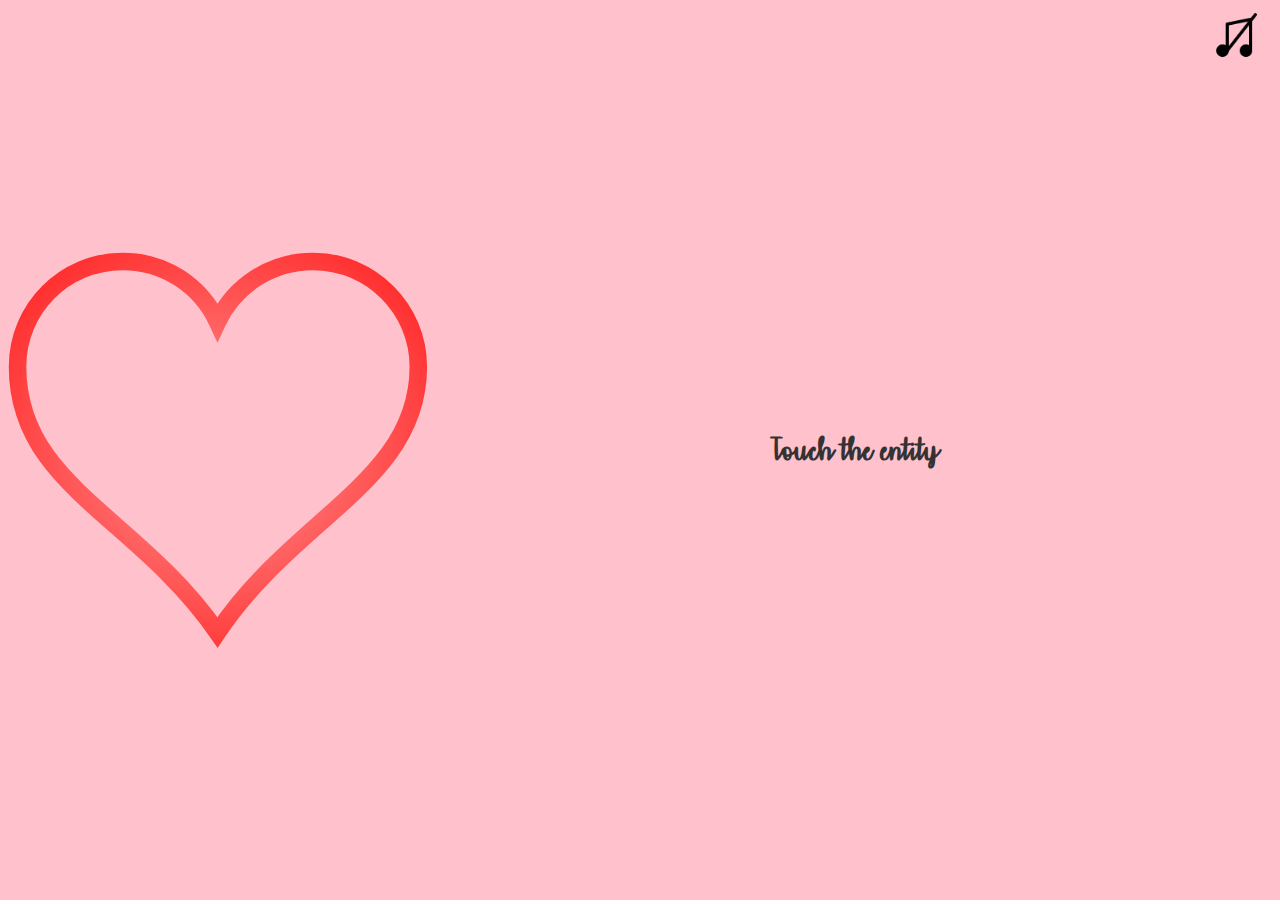
<file: index.html>
<!DOCTYPE html>
<html>
<head>
  <title>My Website</title>
  <style>
    body, iframe {
      margin: 0;
      padding: 0;
      overflow: hidden;
      border: none; 
      width: 100%; 
      height: 100vh;
    }
    #music-icon {
      position: fixed;
      top: 10px;
      right: 20px;
      cursor: pointer;
      width: 50px;
      height: 50px;
    }
  </style>
</head>
<body>
  <iframe id="main-content" src="main.html"></iframe>
  <img id="music-icon" src="no-music.png" alt="Music Icon">
  <audio id="audio-player" src="unconditionally.mp3"></audio>
  <!-- <script src="song.js"></script> -->
  <script>
    var audioPlayer = document.getElementById('audio-player');
    var musicIcon = document.getElementById('music-icon');
  
    musicIcon.addEventListener('click', function() {
      if (audioPlayer.paused) {
        audioPlayer.play();
        musicIcon.src = "music.png";
      } else {
        audioPlayer.pause();
        musicIcon.src = "no-music.png";
      }
    });
  </script>
</body>
</html>
</file>
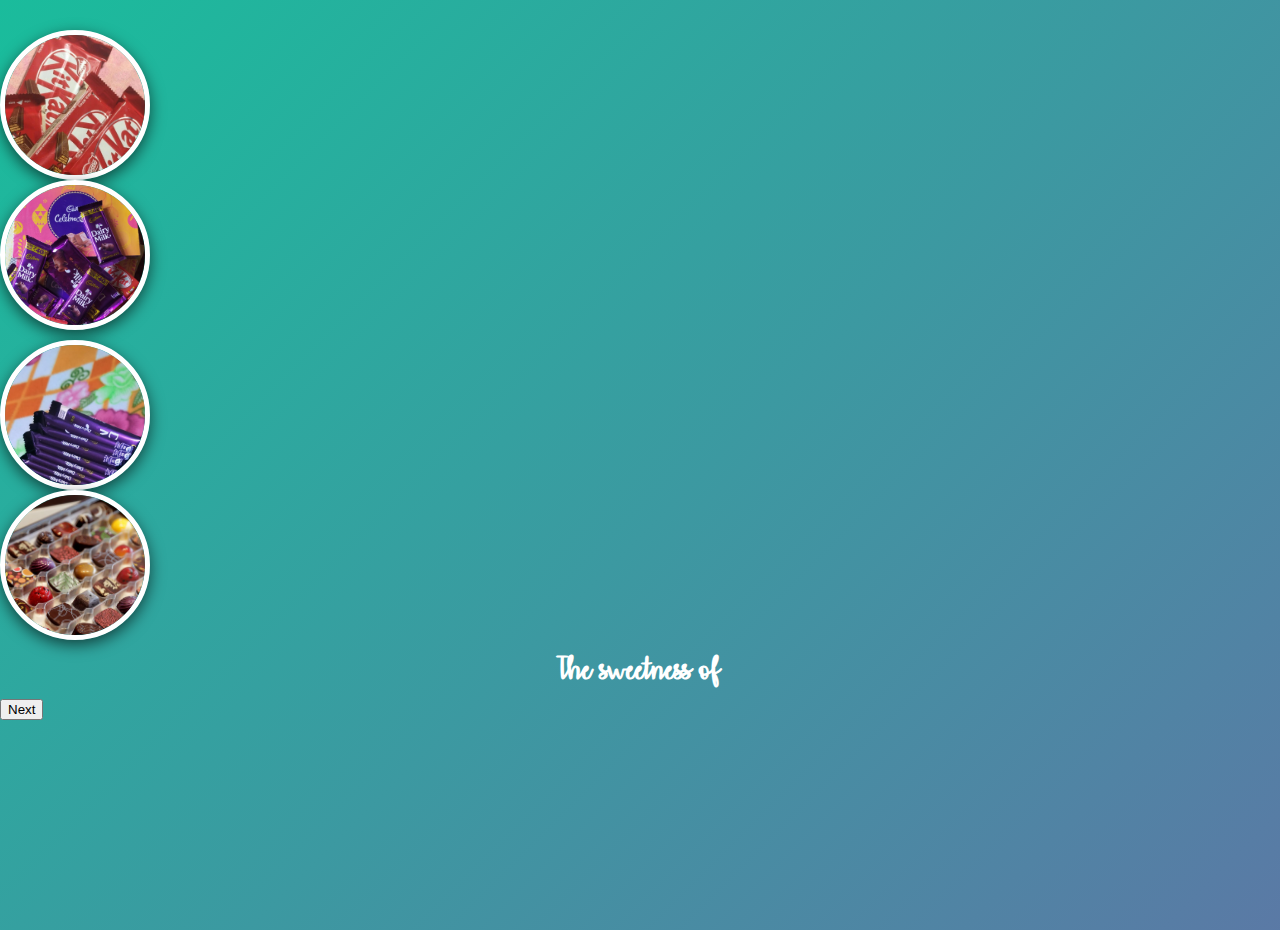
<file: ChocolateDay/index.html>
<!DOCTYPE html>
<html lang="en">
<head>
    <meta charset="UTF-8">
    <meta name="viewport" content="width=device-width, initial-scale=1.0">
    <title>Chocolate Day</title>
    <link rel="stylesheet" href="style.css">
    <link href="https://cdn.jsdelivr.net/npm/bootstrap@5.3.2/dist/css/bootstrap.min.css" rel="stylesheet" integrity="sha384-T3c6CoIi6uLrA9TneNEoa7RxnatzjcDSCmG1MXxSR1GAsXEV/Dwwykc2MPK8M2HN" crossorigin="anonymous">
</head>
<body>
    <div class="container">
        <div class="row">
            <div class="col-6">
                <div class="row">
                    <div class="col-12">
                        <div class="row">
                            <div class="col-6">
                                <div class="avatar">
                                    <img src="images/image1.jpg" class="img-fluid" alt="chocolate" />
                                </div>
                            </div>
                            <div class="col-6">
                                <div class="avatar">
                                    <img src="images/image2.jpg" class="img-fluid" alt="chocolate" />
                                </div>
                            </div>
                        </div>
                    </div>
                </div>
                <div class="row">
                    <div class="col-12">
                        <div class="row">
                            <div class="col-6">
                                <div class="avatar">
                                    <img src="images/image3.jpg" class="img-fluid" alt="chocolate" />
                                </div>
                            </div>
                            <div class="col-6">
                                <div class="avatar">
                                    <img src="images/image4.jpg" class="img-fluid" alt="chocolate" />
                                </div>
                            </div>
                        </div>
                    </div>
                </div>
            </div>
            <div class="col-5 click-text">
                <div id="walking-text"></div>
            </div>
        </div>
        <div class="row">
            <div class="col appear-text">
                <div id="walking-text2"></div>
            </div>
        </div>
        <div class="row">
            <div class="col text-center">
                <button id="gotoTeddy" type="button" class="btn btn-light px-4 mt-2">Next</button>
            </div>
        </div>
    </div>
    <script src="index.js"></script>
    <script src="https://cdn.jsdelivr.net/npm/bootstrap@5.3.2/dist/js/bootstrap.bundle.min.js" integrity="sha384-C6RzsynM9kWDrMNeT87bh95OGNyZPhcTNXj1NW7RuBCsyN/o0jlpcV8Qyq46cDfL" crossorigin="anonymous"></script>
</body>
</html>
</file>
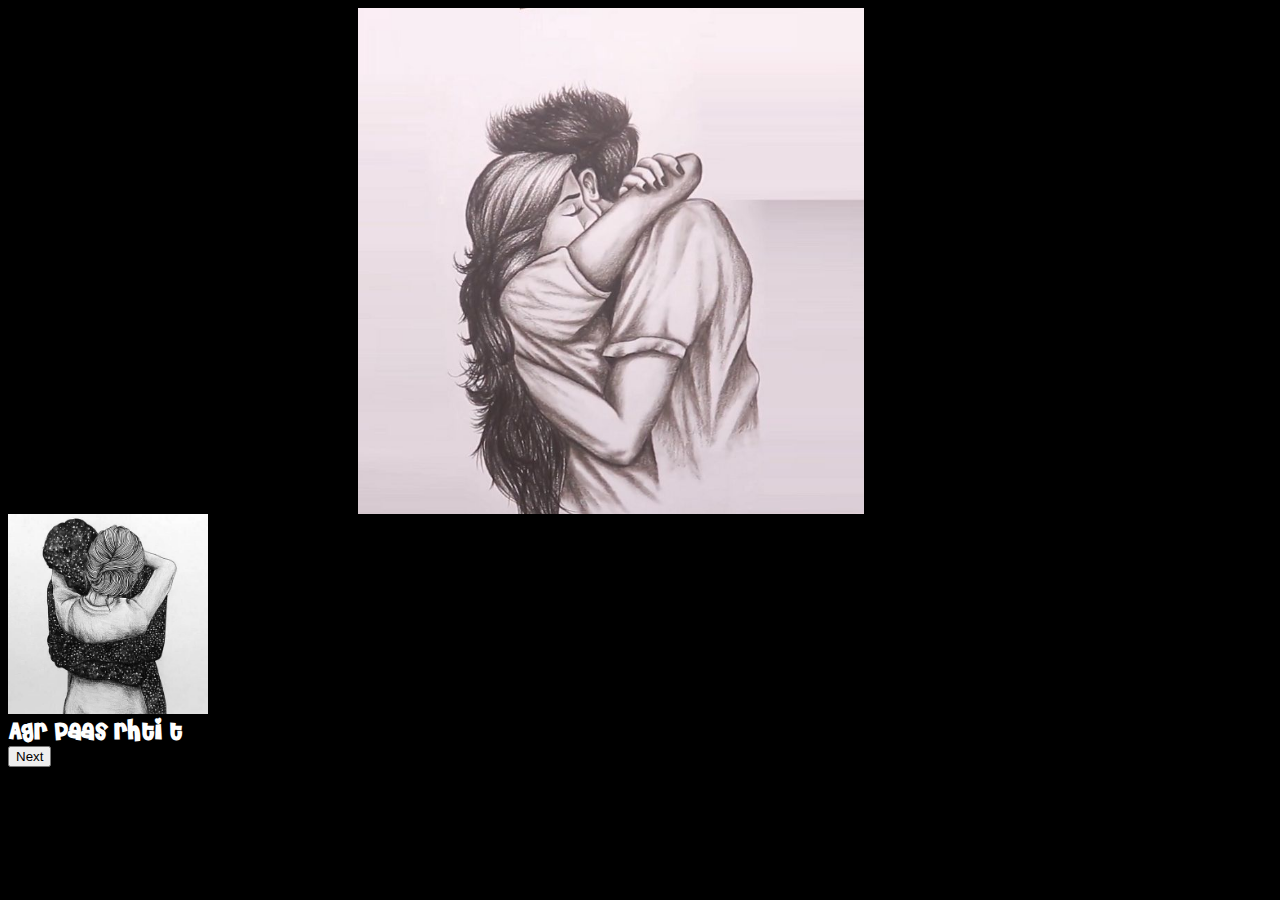
<file: HugDay/index.html>
<!DOCTYPE html>
<html lang="en">
<head>
    <meta charset="UTF-8">
    <meta name="viewport" content="width=device-width, initial-scale=1.0">
    <title>Hug Day</title>
    <link href="https://cdn.jsdelivr.net/npm/bootstrap@5.3.2/dist/css/bootstrap.min.css" rel="stylesheet" integrity="sha384-T3c6CoIi6uLrA9TneNEoa7RxnatzjcDSCmG1MXxSR1GAsXEV/Dwwykc2MPK8M2HN" crossorigin="anonymous">
    <link rel="stylesheet" href="style.css">
</head>
<body>
    <div class="container">
        <div class="row mt-2">
            <div class="col-6 flex-column">
                <img src="image.jpg" alt="hug image" id="image1" class="img-fluid rounded">
            </div>
        </div>
        <div class="row">
            <div class="col-6"></div>
            <div class="col-6 ">
                <img src="anotherImage.jpg" alt="another hug image" id="image2" class="img-fluid rounded">
            </div>
        </div>
        <div class="row">
            <div class="col">
                <div id="walking-text" class="text-center mx-5 mt-3 text"></div>
            </div>
        </div>
        <div class="row">
            <div class="col text-center">
                <button id="gotoKiss" type="button" class="btn btn-light px-4 mt-3">Next</button>
            </div>
        </div>
    </div>
    <script src="https://cdn.jsdelivr.net/npm/bootstrap@5.3.2/dist/js/bootstrap.bundle.min.js" integrity="sha384-C6RzsynM9kWDrMNeT87bh95OGNyZPhcTNXj1NW7RuBCsyN/o0jlpcV8Qyq46cDfL" crossorigin="anonymous"></script>
    <script src="index.js"></script>
</body>
</html>
</file>
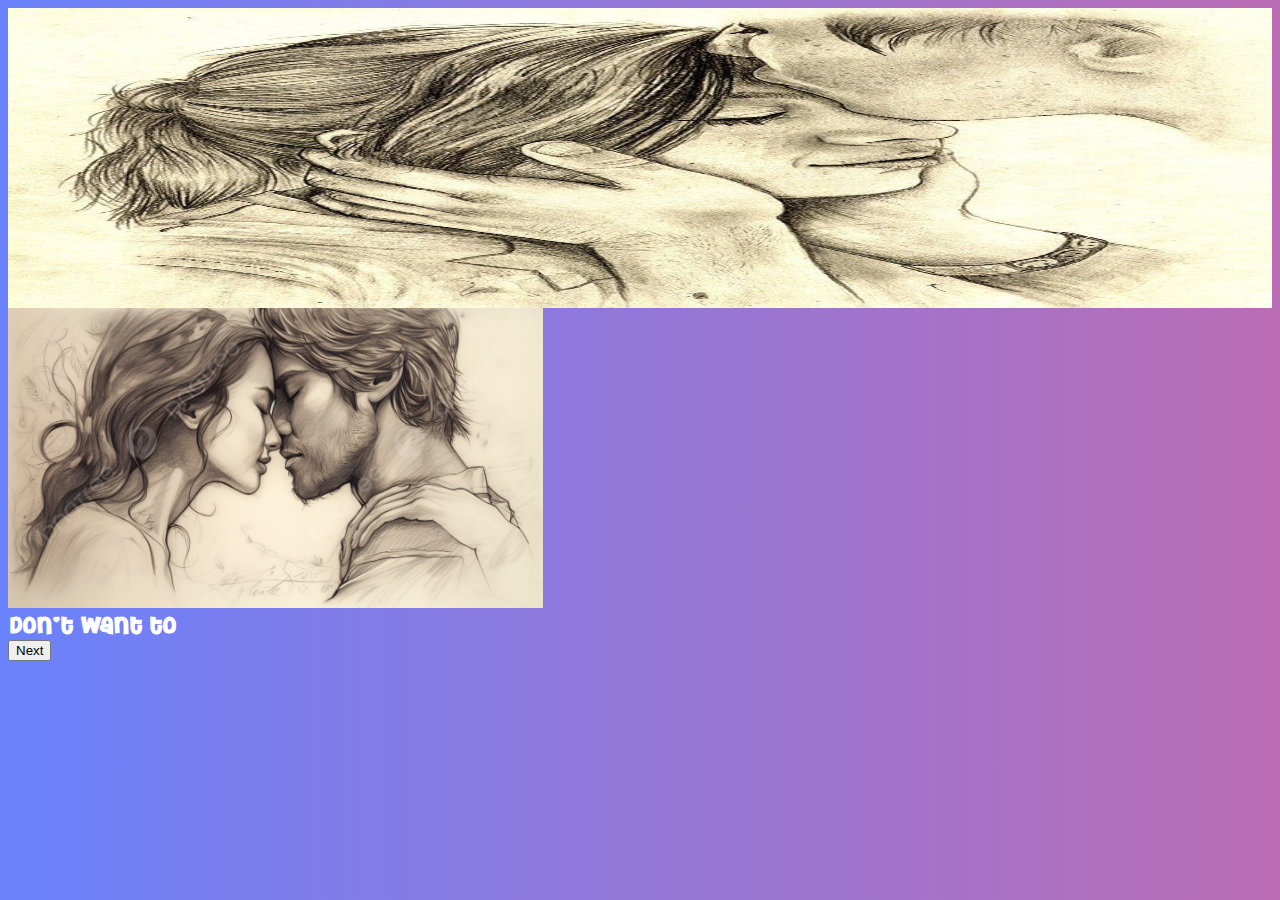
<file: KissDay/index.html>
<!DOCTYPE html>
<html lang="en">
<head>
    <meta charset="UTF-8">
    <meta name="viewport" content="width=device-width, initial-scale=1.0">
    <title>Kiss Day</title>
    <link href="https://cdn.jsdelivr.net/npm/bootstrap@5.3.2/dist/css/bootstrap.min.css" rel="stylesheet" integrity="sha384-T3c6CoIi6uLrA9TneNEoa7RxnatzjcDSCmG1MXxSR1GAsXEV/Dwwykc2MPK8M2HN" crossorigin="anonymous">
    <link rel="stylesheet" href="style.css">
</head>
<body>
    <div class="container">
        <div class="row mt-5">
            <div class="col-4 flex-column">
                <img src="image.jpg" alt="kissing image" class="img-fluid rounded">
            </div>
            <div class="col-6">
                <img src="anotherImage.jpg" alt="another kissing image" class="img-fluid rounded">
            </div>
        </div>
        <div class="row mt-5">
            <div class="col">
                <div id="walking-text" class="text"></div>
            </div>
        </div>
        <div class="row">
            <div class="col text-center">
                <button id="gotoValentine" type="button" class="btn btn-light px-4 mt-2">Next</button>
            </div>
        </div>
    </div>
    <script src="https://cdn.jsdelivr.net/npm/bootstrap@5.3.2/dist/js/bootstrap.bundle.min.js" integrity="sha384-C6RzsynM9kWDrMNeT87bh95OGNyZPhcTNXj1NW7RuBCsyN/o0jlpcV8Qyq46cDfL" crossorigin="anonymous"></script>
    <script src="index.js"></script>
</body>
</html>
</file>
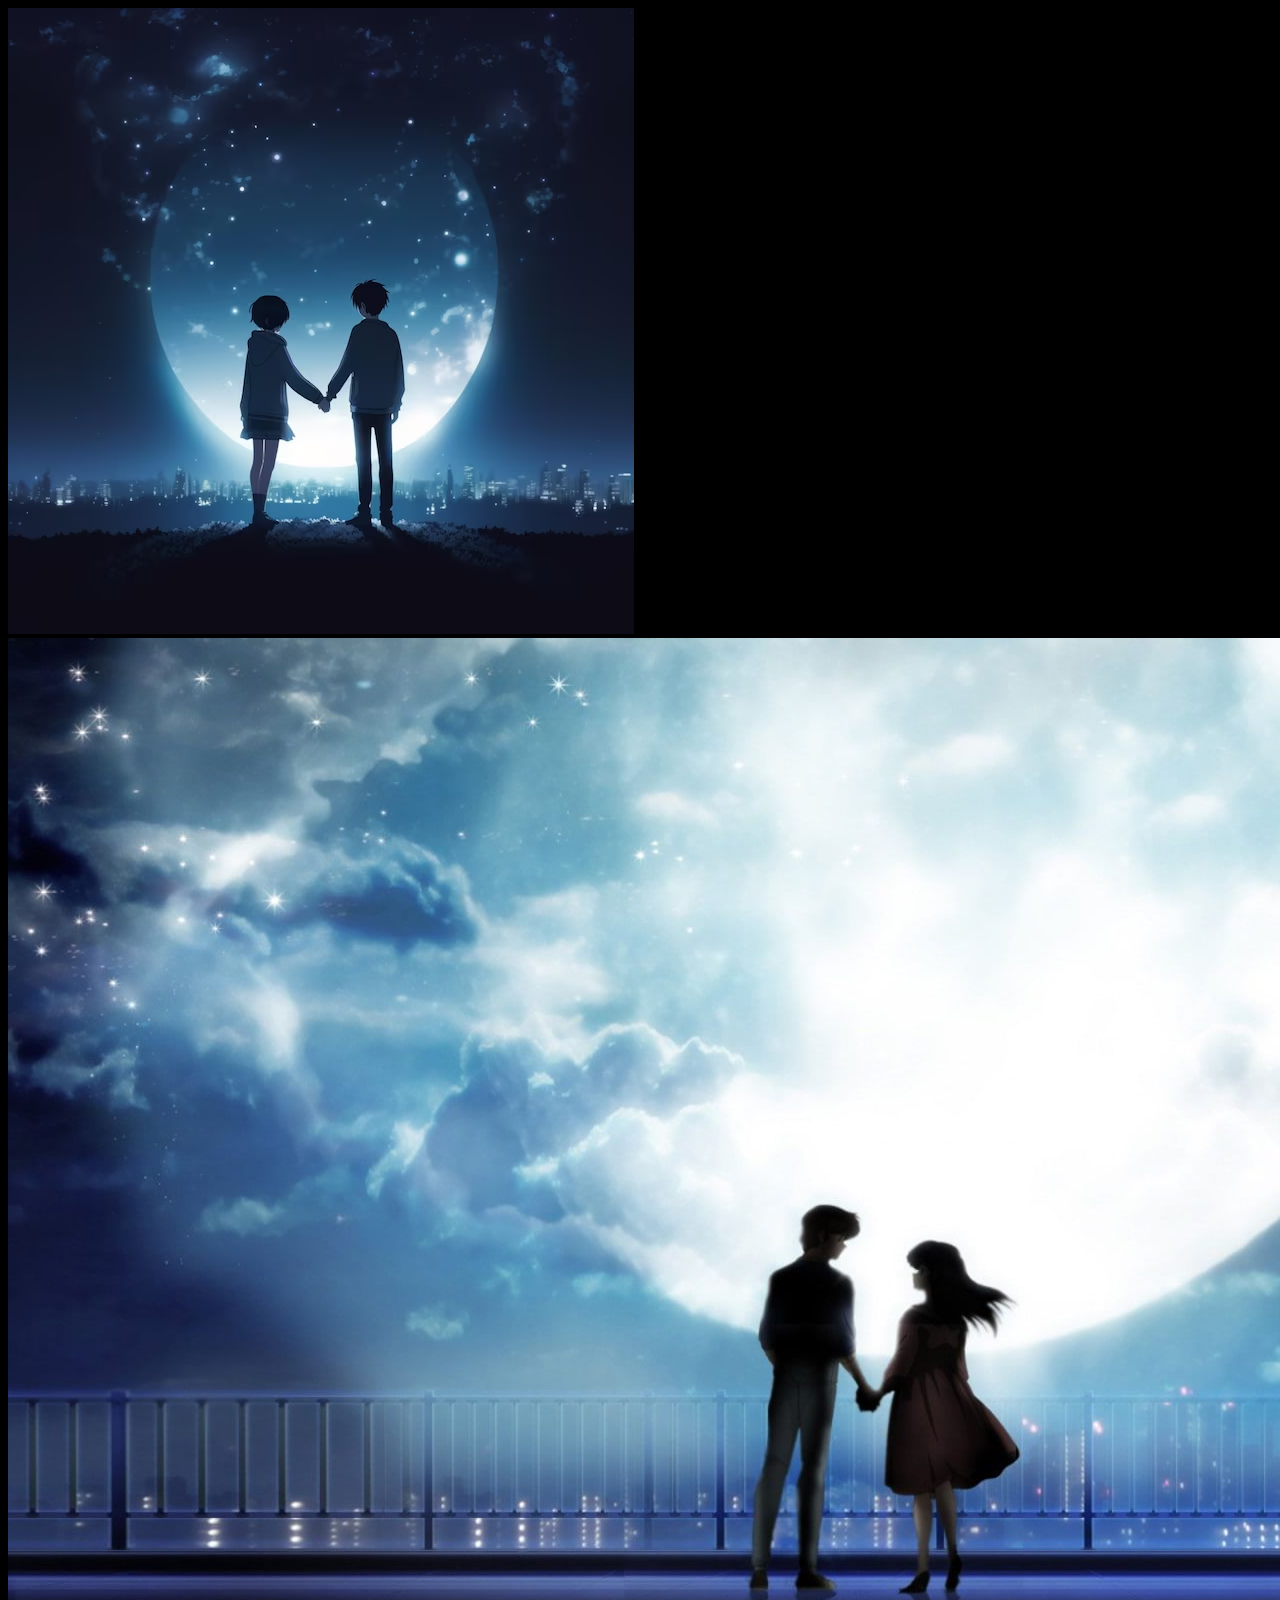
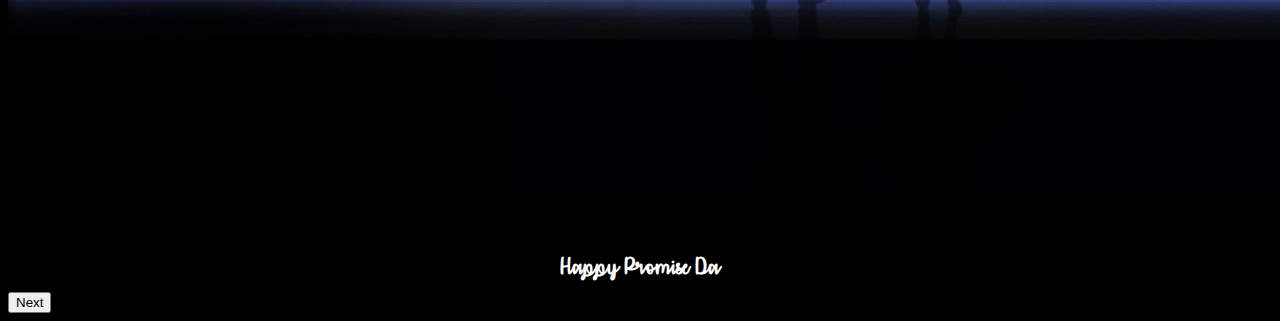
<file: PromiseDay/index.html>
<!DOCTYPE html>
<html lang="en">
<head>
    <meta charset="UTF-8">
    <meta name="viewport" content="width=device-width, initial-scale=1.0">
    <title>Promise Day</title>
    <link href="https://cdn.jsdelivr.net/npm/bootstrap@5.3.2/dist/css/bootstrap.min.css" rel="stylesheet" integrity="sha384-T3c6CoIi6uLrA9TneNEoa7RxnatzjcDSCmG1MXxSR1GAsXEV/Dwwykc2MPK8M2HN" crossorigin="anonymous">
    <link rel="stylesheet" href="style.css">
</head>
<body>
    <div class="container">
        <div class="row">
            <div class="col-6 mt-5">
                <img src="image.avif" alt="holding-hands" class="rounded img-fluid">
            </div>
            <div class="col-6">
                <div class="row">
                    <div class="col mt-5">
                        <img src="anotherImage.jpg" alt="holding-hands" class="rounded img-fluid">
                    </div>
                </div>
                <div class="row">
                    <div class="col d-flex justify-content-center">
                        <div id="walking-text" class="text mx-3"></div>
                    </div>
                </div>
                <div class="row">
                    <div class="col text-center">
                        <button id="gotoHug" type="button" class="btn btn-light px-4 mt-2">Next</button>
                    </div>
                </div>
            </div>
        </div>
    </div>
    <script src="index.js"></script>
    <script src="https://cdn.jsdelivr.net/npm/bootstrap@5.3.2/dist/js/bootstrap.bundle.min.js" integrity="sha384-C6RzsynM9kWDrMNeT87bh95OGNyZPhcTNXj1NW7RuBCsyN/o0jlpcV8Qyq46cDfL" crossorigin="anonymous"></script>
</body>
</html>
</file>
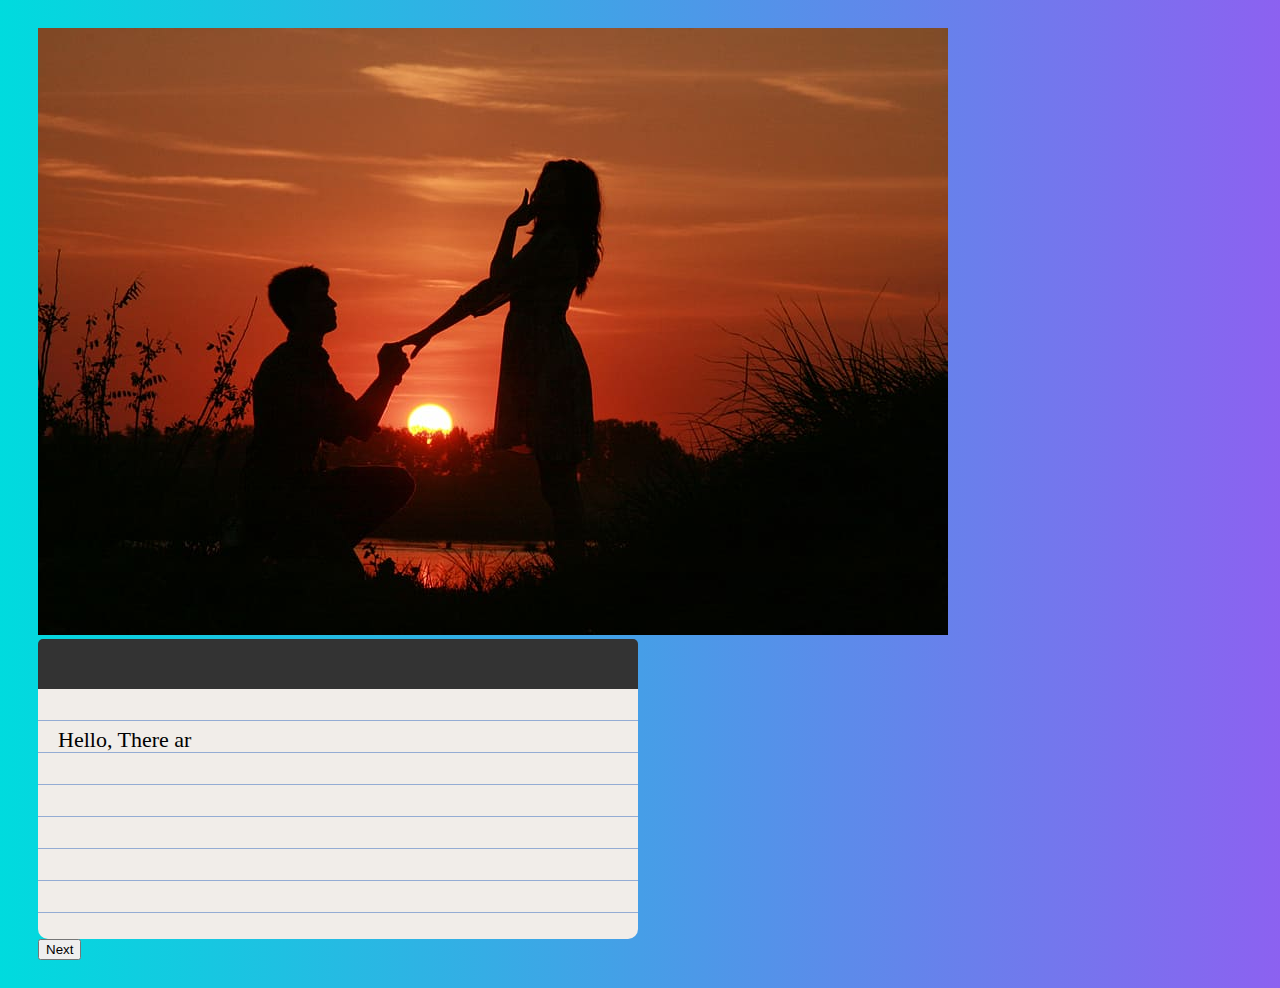
<file: ProposeDay/index.html>
<!DOCTYPE html>
<html lang="en">
<head>
    <meta charset="UTF-8">
    <meta name="viewport" content="width=device-width, initial-scale=1.0">
    <title>Propose Day</title>
    <link href="https://cdn.jsdelivr.net/npm/bootstrap@5.3.2/dist/css/bootstrap.min.css" rel="stylesheet" integrity="sha384-T3c6CoIi6uLrA9TneNEoa7RxnatzjcDSCmG1MXxSR1GAsXEV/Dwwykc2MPK8M2HN" crossorigin="anonymous">
    <link rel="stylesheet" href="style.css">
</head>
<body>
    <div class="container">
        <div class="row">
            <div class="col-lg-4 col-md-4 col-sm-12 remove-img">
                <img src="image.jpg" alt="propose image" class="img-fluid rounded">
            </div>
            <div class="col-lg-8 col-md-8 col-sm-12">
                <div class="notepad">
                    <div class="top"></div>
                    <div class="paper" contenteditable="true">
                      <div id="walking-text"></div>
                    </div>
                </div>
            </div>
        </div>
        <div class="row mt-1">
            <div class="col text-center">
                <button id="gotoChocolate" type="button" class="btn btn-light px-4 mt-2">Next</button>
            </div>
        </div>
    </div>
    <script src="https://cdn.jsdelivr.net/npm/bootstrap@5.3.2/dist/js/bootstrap.bundle.min.js" integrity="sha384-C6RzsynM9kWDrMNeT87bh95OGNyZPhcTNXj1NW7RuBCsyN/o0jlpcV8Qyq46cDfL" crossorigin="anonymous"></script>
    <script src="index.js"></script>
</body>
</html>
</file>
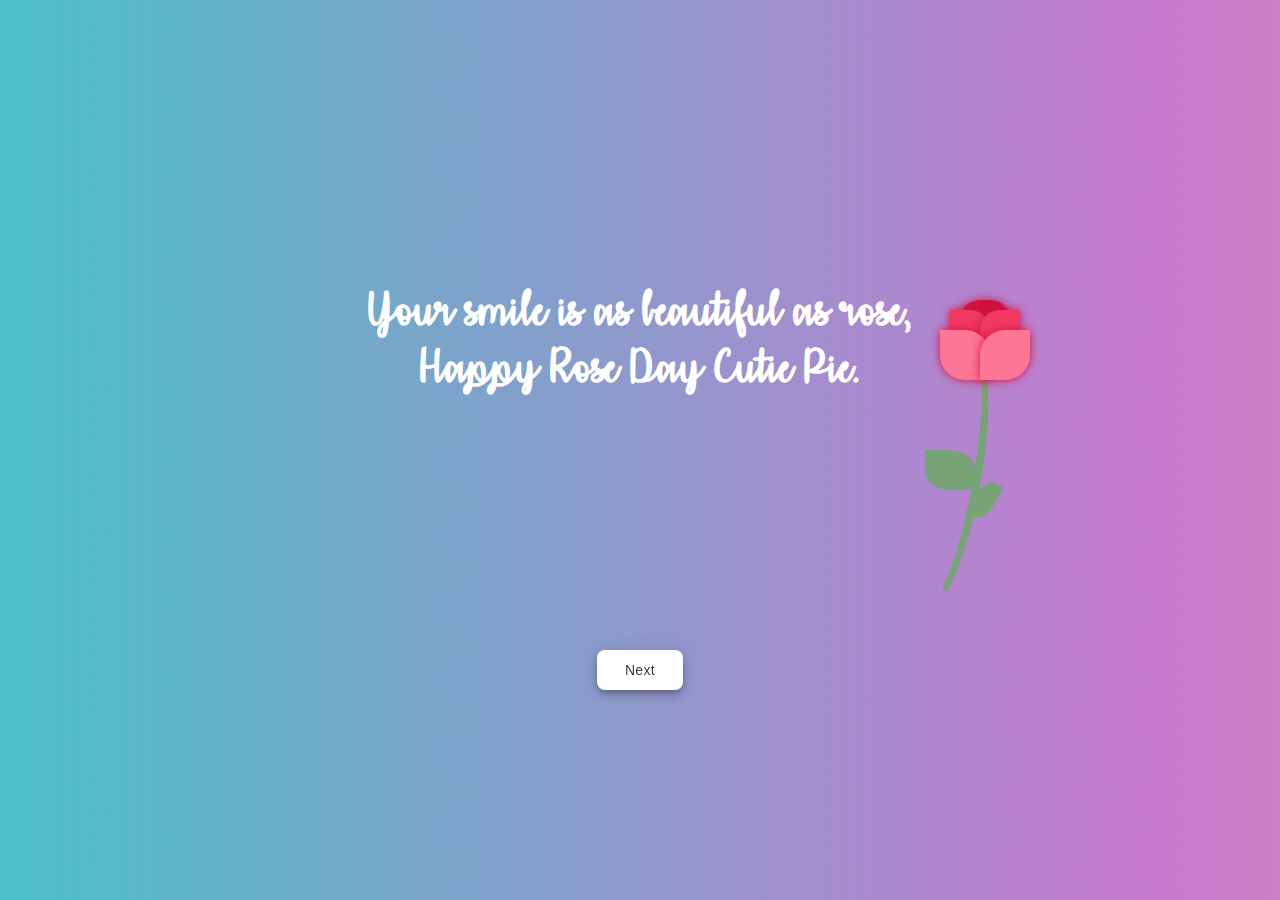
<file: RoseDay/index.html>
<!DOCTYPE html>
<html lang="en">
<head>
    <meta charset="UTF-8">
    <meta name="viewport" content="width=device-width, initial-scale=1.0">
    <title>Rose</title>
	<link rel="stylesheet" href="styles.css">
    <link href="https://fonts.font.im/css?family=Sacramento" rel="stylesheet">
</head>
<body>
<div class="container-rose">
			<div class="letter click-text">
				<h1>Your smile is as beautiful as rose, Happy Rose Day Cutie Pie.</h1>
			</div>
			<div class="rose">
				<div class="flower">
					<div class="petal"></div>
					<div class="petal"></div>
					<div class="petal"></div>
					<div class="petal"></div>
					<div class="petal"></div>
				</div>
				<div class="leaf">
					<div class="stem"></div>
					<div class="leafs"></div>
					<div class="leafs"></div>
				</div>
			</div>
			<div class="button-center">
				<button id="gotoPropose" type="button" class="button-17">Next</button>
			</div>
		</div>
		<script src="index.js"></script>
</body>
</html>
</file>
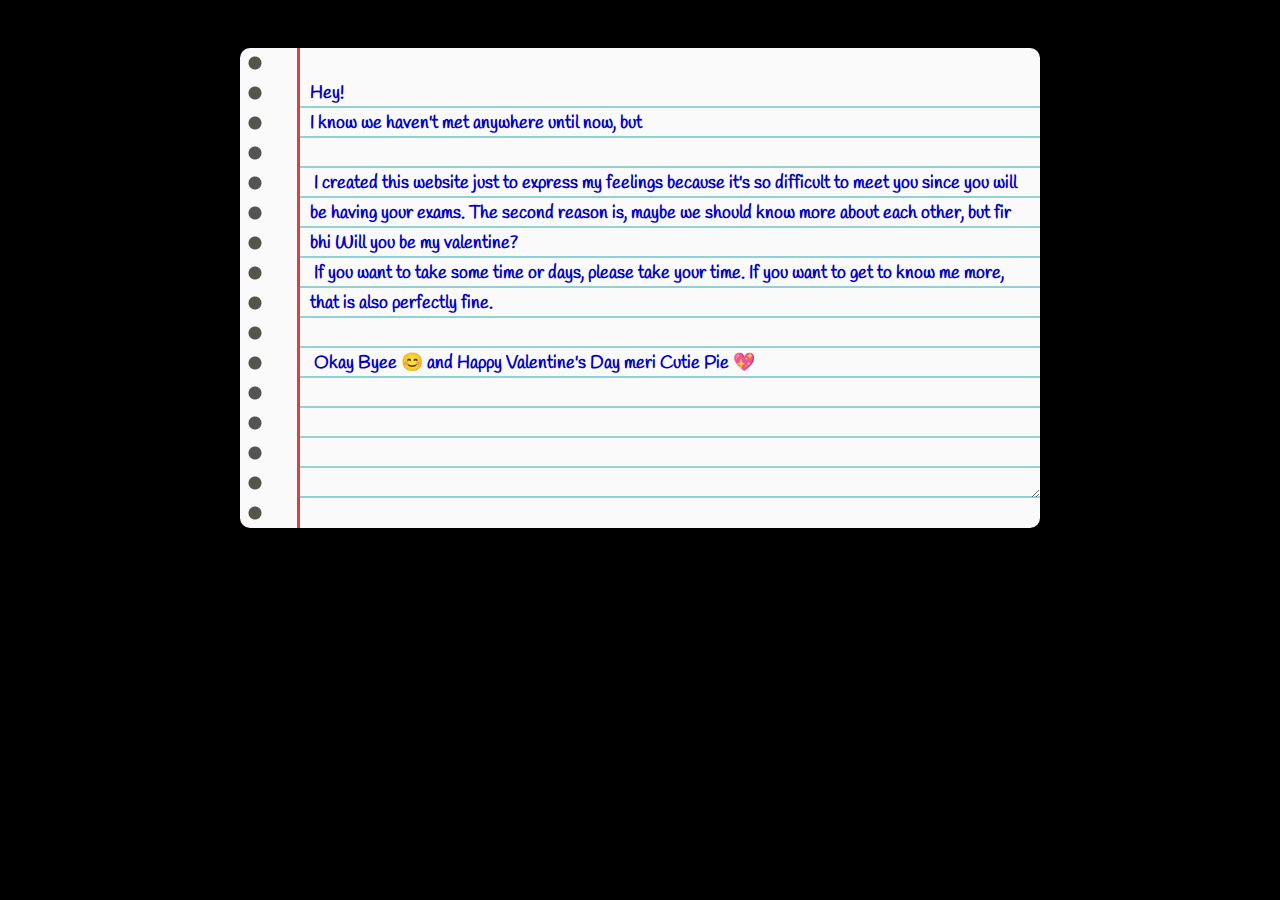
<file: ValentineDay/index.html>
<!DOCTYPE html>
<html lang="en">
<head>
    <meta charset="UTF-8">
    <meta name="viewport" content="width=device-width, initial-scale=1.0">
    <title>Valentine Day</title>
    <link rel="stylesheet" href="https://stackpath.bootstrapcdn.com/bootstrap/4.3.1/css/bootstrap.min.css">
    <link rel="stylesheet" href="style.css">
</head>
<body>
    <div class="container">
        <div class="row mt-5 px-2">
            <div class="col">
                <div class="paper">
                    <div class="paper-content">
                        <textarea autofocus>Hey! &#10;I know we haven't met anywhere until now, but &#10; &#10; I created this website just to express my feelings because it's so difficult to meet you since you will be having your exams. The second reason is, maybe we should know more about each other, but fir bhi Will you be my valentine? &#10; If you want to take some time or days, please take your time. If you want to get to know me more, that is also perfectly fine. &#10;&#10; Okay Byee 😊 and Happy Valentine's Day meri Cutie Pie 💖</textarea>
                    </div>
                </div>
            </div>
        </div>
    </div>
    <script src="https://cdn.jsdelivr.net/npm/bootstrap@5.3.2/dist/js/bootstrap.bundle.min.js" integrity="sha384-C6RzsynM9kWDrMNeT87bh95OGNyZPhcTNXj1NW7RuBCsyN/o0jlpcV8Qyq46cDfL" crossorigin="anonymous"></script>
</body>
</html>
</file>
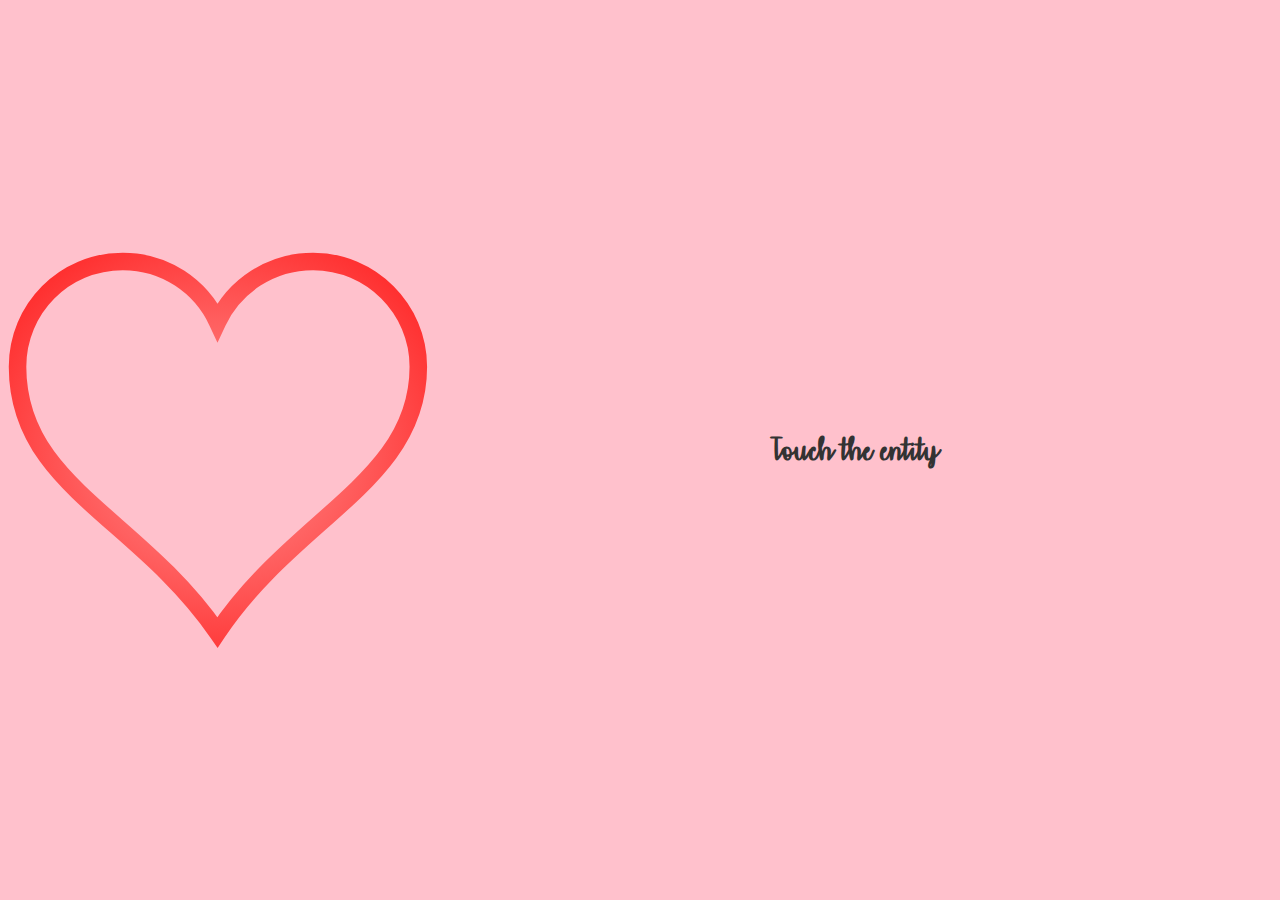
<file: main.html>
<!DOCTYPE html>
<html lang="en">
<head>
    <meta charset="UTF-8">
    <meta name="viewport" content="width=device-width, initial-scale=1.0">
    <title>Heart</title>
    <link rel="stylesheet" href="style.css">
</head>
<body>
    <div class="container">
        <div class="box" id="gotoRose">
          <svg xmlns="http://www.w3.org/2000/svg" viewbox="0 0 497 470" height="100%" id="heart">
          <path d="M140 20C73 20 20 74 20 140c0 135 136 170 228 303 88-132 229-173 229-303 0-66-54-120-120-120-48 0-90 28-109 69-19-41-60-69-108-69z" stroke-width="20" fill="none"/>
      
          <defs>
            <radialGradient id="radialGradient" cx="50%" cy="50%" r="100%" gradientUnits="objectBoundingBox">
                <stop offset="1%" style="stop-color:rgb(255, 150, 150); stop-opacity:1"></stop>
                <stop offset="90%" style="stop-color:rgb(255, 0, 0); stop-opacity:1"></stop>
                <stop offset="100%" style="stop-color:rgb(208, 46, 46); stop-opacity:1"></stop>
              </radialGradient>
            </defs>
            <style type="text/css">
              #heart{stroke:url(#radialGradient)}
            </style>
          </svg>
        </div>
        <div id="myDiv" class="click-text"></div>
    </div>
    <script src="index.js"></script>
  </body>
</html>
</file>
<file: ChocolateDay/style.css>
body,
html {
    height: 100%;
    margin: 0;
    padding: 0;
    font-family: 'Helvetica', sans-serif;
    background: rgb(26, 188, 156);
    background: -moz-linear-gradient(-45deg, rgba(26, 188, 156, 1) 0%, rgba(142, 68, 173, 1) 100%);
    background: -webkit-linear-gradient(-45deg, rgba(26, 188, 156, 1) 0%, rgba(142, 68, 173, 1) 100%);
    background: linear-gradient(135deg, rgba(26, 188, 156, 1) 0%, rgba(142, 68, 173, 1) 100%);
    background-size: 180% 180%;
    animation: gradient-animation 5s ease infinite;
}
@keyframes gradient-animation {
    0% {
        background-position: 0% 50%;
    }
    50% {
        background-position: 100% 50%;
    }
    100% {
        background-position: 0% 50%;
    }
}

.container {
    margin-top: 30px;
    margin-bottom: 30px;
}

.row {
    margin-bottom: 10px;
}

@keyframes float {
    0% {
        box-shadow: 0 5px 15px 0px rgba(0,0,0,0.6);
        transform: translateY(0px);
    }
    50% {
        box-shadow: 0 25px 15px 0px rgba(0,0,0,0.2);
        transform: translateY(-20px);
    }
    100% {
        box-shadow: 0 5px 15px 0px rgba(0,0,0,0.6);
        transform: translateY(0px);
    }
}

.avatar {
    width: 150px;
    height: 150px;
    box-sizing: border-box;
    border: 5px white solid;
    border-radius: 50%;
    overflow: hidden;
    box-shadow: 0 5px 15px 0px rgba(0,0,0,0.6);
    transform: translateY(0px);
    animation: float 6s ease-in-out infinite;
}

.avatar img {
    width: 100%;
    height: auto;
}

@font-face {
    font-family: 'customfont';
    src: url('Affectionately\ Yours\ -\ TTF.ttf') format('truetype');
}

.click-text {
    font-size: 2em;
    font-family: 'customfont', sans-serif;
    color: #FFF;
    /* background: linear-gradient(to right, #CCCCCC, #FFF);
    background-clip: text;
    -webkit-text-fill-color: transparent; */
    font-weight: bold;
    word-wrap: break-word;
    text-align: center;
    width: 80%;
    margin: 0 auto;
}

.appear-text {
    font-size: 2em;
    font-family: 'customfont', sans-serif;
    color: #FFF;
    /* background: linear-gradient(to right, #CCCCCC, #FFF);
    background-clip: text;
    -webkit-text-fill-color: transparent; */
    font-weight: bold;
    word-wrap: break-word;
    text-align: center;
    width: 80%;
    margin: 0 auto;
    display: none;
}

@media only screen and (max-width: 600px) {
    .click-text {
        font-size: 1.5em;
        width: 90%;
        display: none;
    }
    .appear-text{
        font-size: 1.5em;
        width: 90%;
        display: block;
    }
}
</file>
<file: HugDay/style.css>
body{
    background-color: black;
}

@font-face {
    font-family: 'customfont';
    src: url('CHERI___.TTF') format('truetype');
}

.text {
    font-size: 1.5em;
    font-family: 'customfont', sans-serif;
    color: white;
    font-weight: bold;
    word-wrap: break-word;
}

.flex-column {
    display: flex;
    flex-direction: column;
    justify-content: flex-end;
}

#image1{
    height: 200px !important;
}
#image2{
    height: 200px !important;
}
@media screen and (min-width: 1024px) {
    #image1 {
        height: auto !important;
        width: 40% !important;
        margin-left: 350px;
    }
}
</file>
<file: KissDay/style.css>
body{
    background: #FC5C7D;
    background: -webkit-linear-gradient(to right, #6A82FB, #FC5C7D);  /* Chrome 10-25, Safari 5.1-6 */
    background: linear-gradient(to right, #6A82FB, #FC5C7D); /* W3C, IE 10+/ Edge, Firefox 16+, Chrome 26+, Opera 12+, Safari 7+ */
    background-size: 180% 180%;
    animation: gradient-animation 5s ease infinite;
}

@keyframes gradient-animation {
    0% {
        background-position: 0% 50%;
    }
    50% {
        background-position: 100% 50%;
    }
    100% {
        background-position: 0% 50%;
    }
}
img {
    height: 300px !important;
}
@media screen and (max-width: 600px) {
    img {
        height: 200px !important;
    }
}
.flex-column {
    display: flex;
    flex-direction: column;
    justify-content: flex-end;
}
@keyframes increase-decrease {
    0% {
        transform: scale(1);
    }
    50% {
        transform: scale(1.1);
    }
    100% {
        transform: scale(1);
    }
}
.col-4 img, .col-6 img {
    animation: increase-decrease 7s ease infinite alternate;
}
@font-face {
    font-family: 'customfont';
    src: url('CHERI___.TTF') format('truetype');
}

.text {
    font-size: 1.5em;
    font-family: 'customfont', sans-serif;
    color: white;
    font-weight: bold;
    word-wrap: break-word;
}
</file>
<file: PromiseDay/style.css>
body{
    background-color: black;
}

@font-face {
    font-family: 'customfont';
    src: url('Affectionately\ Yours\ -\ TTF.ttf') format('truetype');
}

.text {
    font-size: 1.5em;
    font-family: 'customfont', sans-serif;
    color: white;
    font-weight: bold;
    word-wrap: break-word;
    text-align: center;
    width: 100%;
    margin: 10px auto;
}
@media screen and (max-width: 1024px) {
    .container{
        margin-top: 100px;
    }
}
</file>
<file: ProposeDay/style.css>
body {
  width: 100%;
  min-height: 100vh;
  /* display: flex;
  align-items: center;
  justify-content: center; */
  padding: 20px 30px;
}
.notepad {
  width: 100%;
  max-width: 600px;
  box-shadow: 10px 10px 40px rgba(black, .15);
  border-radius: 0 0 10px 10px;
  overflow: hidden;
}

.top {
  width: 100%;
  height: 50px;
  background: #333;
  border-radius: 5px 5px 0 0;
}

.paper {
  width: 100%;
  height: 100%;
  min-height: 20vh;
  padding: 35px 20px;
  background: repeating-linear-gradient(#F1EDE9, #F1EDE9 31px, #94ACD4 31px, #94ACD4 32px);
  font-family: 'Shadows Into Light', 'Sacramento', 'Cookie', cursive;
  line-height: 32px;
  outline: 0;
  font-size: 22px;
}

body{
    background-color: #00DBDE;
    background-image: linear-gradient(90deg, #00DBDE 0%, #FC00FF 100%);
    background-size: 180% 180%;
    animation: gradient-animation 5s ease infinite;
}

@keyframes gradient-animation {
    0% {
        background-position: 0% 50%;
    }
    50% {
        background-position: 100% 50%;
    }
    100% {
        background-position: 0% 50%;
    }
}

@media only screen and (max-width: 600px) {
  .remove-img{
      display: none;
  }
}
</file>
<file: RoseDay/styles.css>
body{
    /* background: #ffc1cc; */
    background: #FEAC5E;  /* fallback for old browsers */
    background: -webkit-linear-gradient(to right, #4BC0C8, #C779D0, #FEAC5E);  /* Chrome 10-25, Safari 5.1-6 */
    background: linear-gradient(to right, #4BC0C8, #C779D0, #FEAC5E); /* W3C, IE 10+/ Edge, Firefox 16+, Chrome 26+, Opera 12+, Safari 7+ */
    background-size: 180% 180%;
    animation: gradient-animation 5s ease infinite;
}
@keyframes gradient-animation {
    0% {
        background-position: 0% 50%;
    }
    50% {
        background-position: 100% 50%;
    }
    100% {
        background-position: 0% 50%;
    }
}
.container-rose{
    max-width: 800px;
    height: 400px;
    position: absolute;
    top: 50%;
    left: 50%;
    transform: translate(-50%,-50%);
}

.letter{
    max-width: 600px;
    height: 400px;
    display: inline-block;
}

.click-text {
    font-size: 1.5em;
    font-family: 'customfont', sans-serif;
    color: #333;
    font-weight: bold;
    word-wrap: break-word;
    text-align: center;
    width: 100%;
    color: white;
}

.rose{
    max-width: 200px;
    height: 200px;
    position: absolute;
    right: 0;
    display: inline-block;
    animation: yidon 5s infinite;
    transform: translateY(40%);
}

@font-face {
    font-family: 'customfont';
    src: url('Affectionately\ Yours\ -\ TTF.ttf') format('truetype');
  }

.petal{
    width: 50px;
    height: 50px;
    background: #fe7696;
    border-radius: 0px 50%;
    position: absolute;
    box-shadow: 0 0 10px #D1123F;
    z-index: 2;
    transform-origin: bottom right; 
    animation: zhankai2 10s infinite;
    
}

.petal:nth-child(2){
    transform-origin: right bottom;
    transform: rotate(90deg);
    background: #fe7696;
    left: -10px;
    animation: zhankai1 10s infinite;
}

.petal:nth-child(3){
    width: 40px;
    height: 40px;
    left: 10px;
    top: -20px;
    z-index: 1;
    background: #f03a64;
    transform-origin: bottom right; 
    animation: zhankai2 10s infinite;
}

.petal:nth-child(4){
    transform: rotate(90deg);
    width: 40px;
    height: 40px;
    left: 0px;
    top: -20px;
    z-index: 1;
    background: #f03a64;
    transform-origin: bottom right; 
    animation: zhankai1 10s infinite;
}

.petal:nth-child(5){
    width: 50px;
    height: 50px;
    border-radius: 20px;
    left: 20px;
    top: -30px;
    z-index: 0;
    background: #d1123f;
    
}

.leaf{
    position: absolute;
    top: 120px;
    left: -115px;
}

.stem{
    width: 240px;
    height: 40px;
    background: transparent;
    border: 8px solid #8ac78a;
    border-color: #77a377 transparent transparent transparent;
    border-radius: 50% 50%;
    transform: rotate(100deg);
}

.leafs{
    width: 50px;
    height: 40px;
    border-radius: 0px 50%;
    background: #77a377;
    position: absolute;
    top: 0;
    left: 100px;
    z-index: 49;
}

.leafs:nth-child(2){
    width: 40px;
    height: 20px;
    top: 40px;
    left: 140px;
    transform: rotate(120deg);
}

@keyframes yidon{
    50%{
        transform: translateY(35%);
    }
    100%{
        transform: translateY(40%);
    }
}

@keyframes zhankai1{
    50%{
        transform: rotate(110deg);
    }
    100%{
        transform: rotate(90deg);
    }
}

@keyframes zhankai2{
    50%{
        transform: rotate(-20deg);
    }
    100%{
        transform: rotate(0deg);
    }
}
.button-center{
    display: flex;
    justify-content: center;
}
.button-17 {
  align-items: center;
  appearance: none;
  background-color: #fff;
  border-radius: 8px;
  border-style: none;
  box-shadow: rgba(0, 0, 0, .2) 0 3px 5px -1px,rgba(0, 0, 0, .14) 0 6px 10px 0,rgba(0, 0, 0, .12) 0 1px 18px 0;
  box-sizing: border-box;
  color: #3c4043;
  cursor: pointer;
  display: inline-flex;
  fill: currentcolor;
  font-family: "Google Sans",Roboto,Arial,sans-serif;
  font-size: 14px;
  font-weight: 500;
  height: 40px;
  justify-content: center;
  letter-spacing: .25px;
  line-height: normal;
  max-width: 100%;
  overflow: visible;
  padding: 2px 28px;
  position: relative;
  text-align: center;
  text-transform: none;
  transition: box-shadow 280ms cubic-bezier(.4, 0, .2, 1),opacity 15ms linear 30ms,transform 270ms cubic-bezier(0, 0, .2, 1) 0ms;
  user-select: none;
  -webkit-user-select: none;
  touch-action: manipulation;
  width: auto;
  will-change: transform,opacity;
  z-index: 0;
}

.button-17:hover {
  /* background: #F6F9FE; */
  background: #D3D3D3;
  color: #174ea6;
}
</file>
<file: ValentineDay/style.css>
@import url(https://fonts.googleapis.com/css?family=Roboto);
@import url(https://fonts.googleapis.com/css?family=Handlee);

body {
    margin: 40px 0 0;
    /* background: #91D1D3; */
    background: black;
    font-family: 'Roboto', sans-serif;
}

.paper {
    position: relative;
    width: 90%;
    max-width: 800px;
    min-width: 400px;
    height: 480px;
    margin: 0 auto;
    background: #fafafa;
    border-radius: 10px;
    box-shadow: 0 2px 8px rgba(0,0,0,.3);
    overflow: hidden;
}
.paper:before {
    content: '';
    position: absolute;
    top: 0; bottom: 0; left: 0;
    width: 60px;
    background: radial-gradient(#575450 6px, transparent 7px) repeat-y;
    background-size: 30px 30px;
    border-right: 3px solid #D44147;
    box-sizing: border-box;
}

.paper-content {
    position: absolute;
    top: 30px; right: 0; bottom: 30px; left: 60px;
    background: linear-gradient(transparent, transparent 28px, #91D1D3 28px);
    background-size: 30px 30px;
}

.paper-content textarea {
    width: 100%;
    max-width: 100%;
    height: 100%;
    max-height: 100%;
    line-height: 30px;
    padding: 0 10px;
    border: 0;
    outline: 0;
    background: transparent;
    color: mediumblue;
    font-family: 'Handlee', cursive;
    font-weight: bold;
    font-size: 18px;
    box-sizing: border-box;
    z-index: 1;
}

footer {
    margin-top: 30px;
    text-align: center;
    font-size: 12px;
    color: rgba(0,0,0,.6);
}
footer a {
    color: rgba(255,255,255,.8);
}
</file>
<file: style.css>
html, body {
  height: 100%;
  width: 100%;
  margin: 0;
  padding: 0;
}

.container {
  display: flex;
  height: 100%;
  width: 100%;
  align-items: center;
  justify-content: center;
  background-color: #ffc1cc;
  /* animation: 1.5s ease 0s infinite pulse; */
}

.box {
  height: 500px;
  resize: both;
}
 
svg {
  width: 100%;
}

#heart {
  height: 100%;
  margin-left: auto;
  animation: 1.5s ease 0s infinite beat;
}

@keyframes beat {
  0%, 50%, 100% { transform: scale(1, 1); }
  30%, 80% { transform: scale(0.92, 0.95); }
}

@keyframes pulse {
  0%, 50%, 100% {  background: #fadede; }
  30%, 80% { background: #ffc1cc; }
}

@font-face {
  font-family: 'customfont';
  src: url('Affectionately\ Yours\ -\ TTF.ttf') format('truetype');
}

.click-text {
  font-size: 2em;
  font-family: 'customfont', sans-serif;
  color: #333;
  font-weight: bold;
  word-wrap: break-word;
  text-align: center;
  width: 80%;
  margin: 0 auto;
}

@media only screen and (max-width: 600px) {
  .click-text {
      font-size: 1.5em;
      width: 90%;
  }
}
</file>
